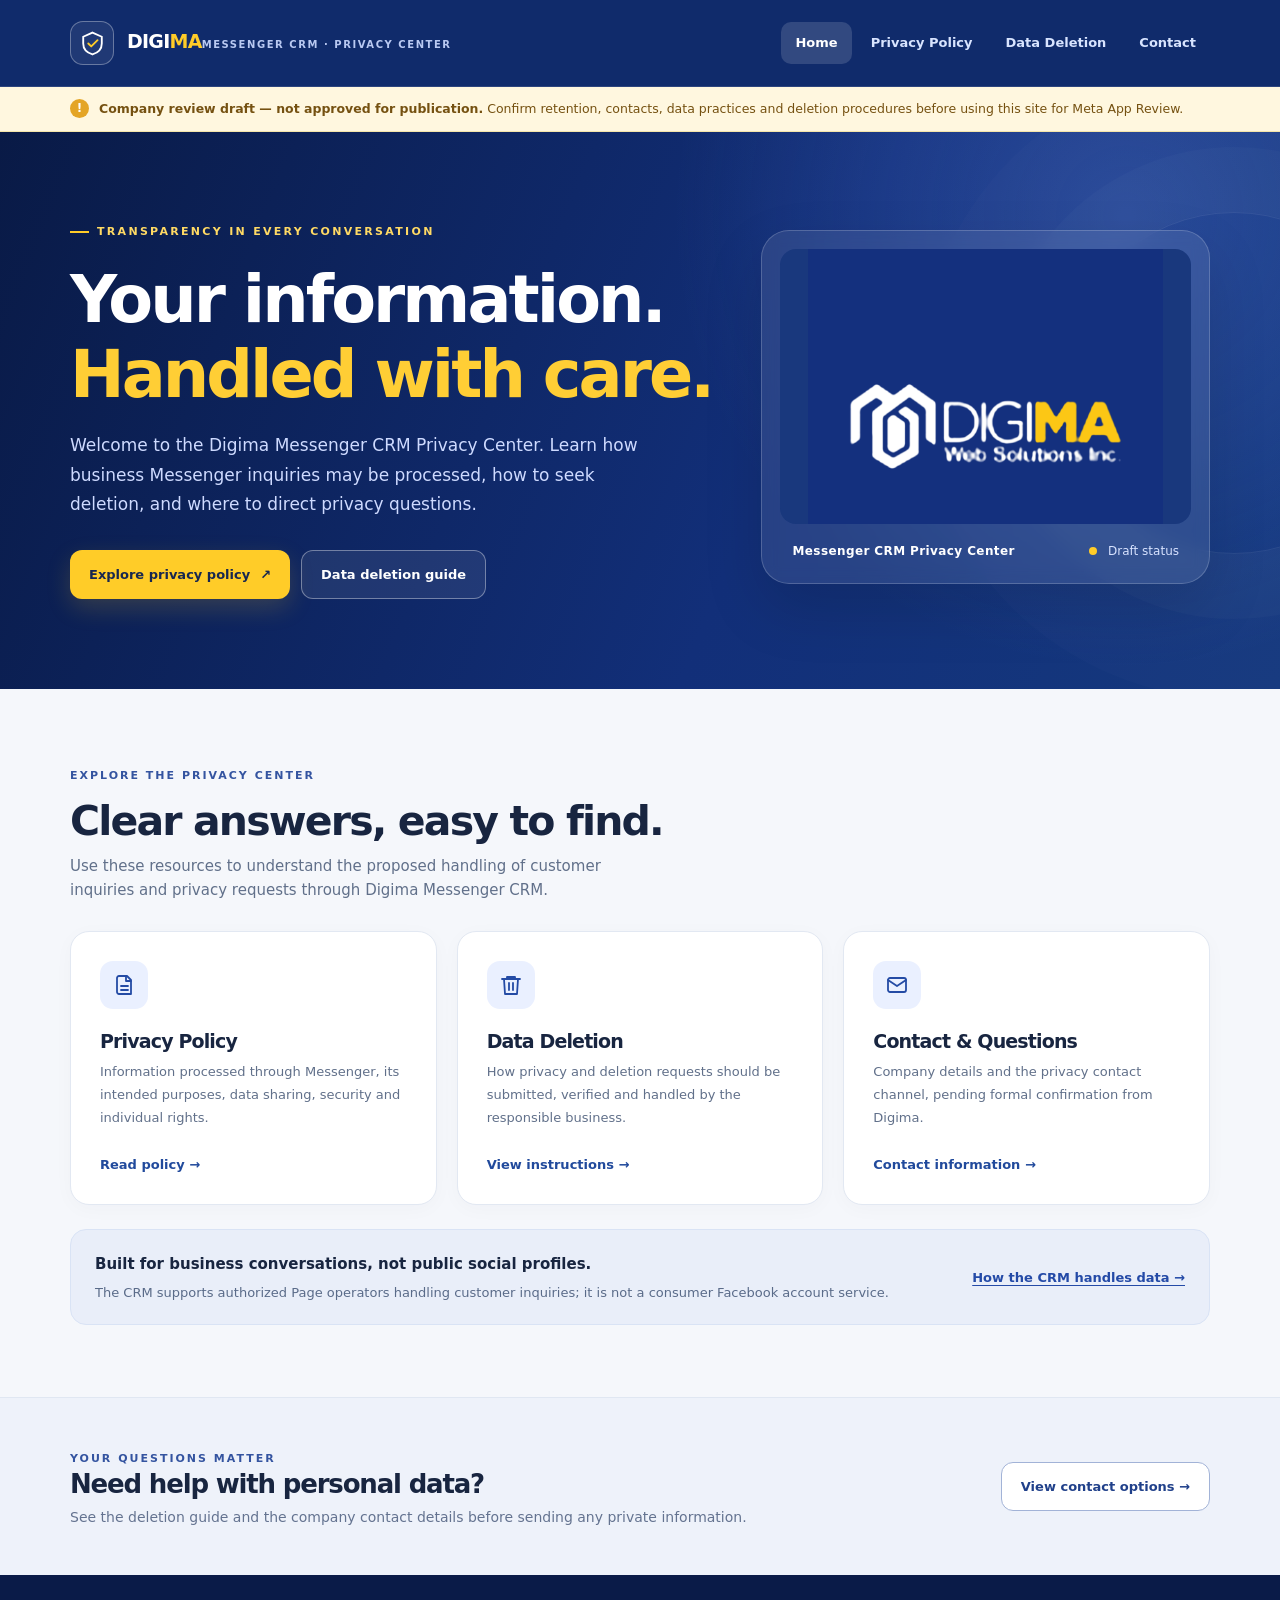
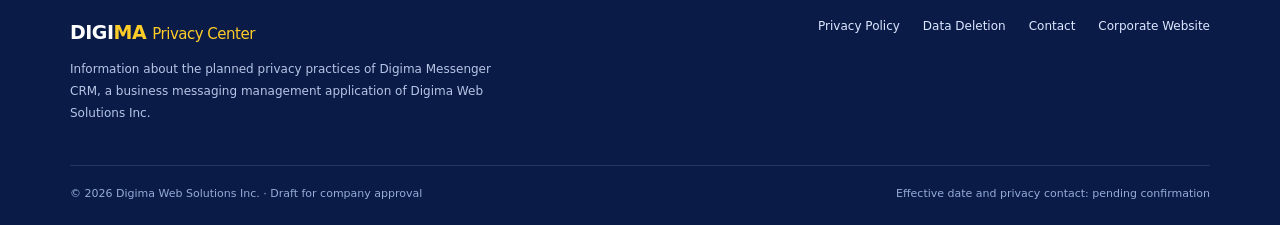
<file: index.html>
<!doctype html>
<html lang="en">
<head>
<meta charset="utf-8">
<meta name="viewport" content="width=device-width,initial-scale=1">
<meta name="theme-color" content="#112a68">
<meta name="description" content="Privacy information, customer data handling and deletion instructions for Digima Messenger CRM.">
<title>Home | Digima Messenger CRM Privacy Center</title>
<link rel="icon" href="/assets/digima-logo.png" type="image/png">
<link rel="stylesheet" href="/assets/styles.css">
</head>
<body>
<a class="skip-link" href="#main">Skip to content</a>
<header class="site-header"><div class="container header-inner">
<a class="brand" href="/" aria-label="Digima Messenger CRM Privacy Center home"><span class="brand-emblem"><svg aria-hidden="true" viewBox="0 0 32 32" fill="none" xmlns="http://www.w3.org/2000/svg"><path d="M16 3 27 8v8c0 7-4.5 11-11 13C9.5 27 5 23 5 16V8L16 3Z" stroke="currentColor" stroke-width="2.2"/><path d="m11 16 3.5 3.5L22 12" stroke="#ffcc28" stroke-width="2.2" stroke-linecap="round" stroke-linejoin="round"/></svg></span><span><span class="brand-name">DIGI<span>MA</span></span><span class="brand-subtitle">Messenger CRM · Privacy Center</span></span></a>
<nav class="nav" aria-label="Main navigation"><a href="/" aria-current="page">Home</a><a href="/privacy-policy/">Privacy Policy</a><a href="/data-deletion/">Data Deletion</a><a href="/contact/">Contact</a></nav>
</div></header>
<div class="draft-notice" role="status"><div class="container draft-inner"><span class="notice-dot">!</span><div><strong>Company review draft — not approved for publication.</strong> Confirm retention, contacts, data practices and deletion procedures before using this site for Meta App Review.</div></div></div>
<main id="main"><section class="hero"><div class="container hero-inner"><div><span class="eyebrow">Transparency in every conversation</span><h1>Your information.<br><em>Handled with care.</em></h1><p class="hero-copy">Welcome to the Digima Messenger CRM Privacy Center. Learn how business Messenger inquiries may be processed, how to seek deletion, and where to direct privacy questions.</p><div class="hero-actions"><a class="btn btn-primary" href="/privacy-policy/">Explore privacy policy <span aria-hidden="true">↗</span></a><a class="btn btn-ghost" href="/data-deletion/">Data deletion guide</a></div></div><div class="hero-panel"><div class="logo-showcase"><img src="/assets/digima-logo.png" width="1024" height="1024" alt="Digima Web Solutions Inc. official brand logo"></div><div class="panel-footer"><strong>Messenger CRM Privacy Center</strong><span><i class="small-indicator"></i> Draft status</span></div></div></div></section>
<section class="section"><div class="container"><div class="section-top"><div><span class="kicker">Explore the privacy center</span><h2>Clear answers, easy to find.</h2><p class="section-description">Use these resources to understand the proposed handling of customer inquiries and privacy requests through Digima Messenger CRM.</p></div></div><div class="card-grid"><article class="card"><div class="card-icon"><svg viewBox="0 0 24 24" fill="none" stroke="currentColor" stroke-width="1.8" stroke-linejoin="round" stroke-linecap="round"><path d="M7 3h8l4 4v14H7a2 2 0 0 1-2-2V5a2 2 0 0 1 2-2Z"/><path d="M14 3v5h5M9 13h7M9 17h7"/></svg></div><h3>Privacy Policy</h3><p>Information processed through Messenger, its intended purposes, data sharing, security and individual rights.</p><a href="/privacy-policy/">Read policy <span aria-hidden="true">→</span></a></article><article class="card"><div class="card-icon"><svg viewBox="0 0 24 24" fill="none" stroke="currentColor" stroke-width="1.8" stroke-linejoin="round" stroke-linecap="round"><path d="M3 6h18M8 6V4h8v2m3 0-1 15H6L5 6M10 10v7m4-7v7"/></svg></div><h3>Data Deletion</h3><p>How privacy and deletion requests should be submitted, verified and handled by the responsible business.</p><a href="/data-deletion/">View instructions <span aria-hidden="true">→</span></a></article><article class="card"><div class="card-icon"><svg viewBox="0 0 24 24" fill="none" stroke="currentColor" stroke-width="1.8" stroke-linecap="round" stroke-linejoin="round"><rect x="3" y="5" width="18" height="14" rx="2"/><path d="m3 7 9 6 9-6"/></svg></div><h3>Contact &amp; Questions</h3><p>Company details and the privacy contact channel, pending formal confirmation from Digima.</p><a href="/contact/">Contact information <span aria-hidden="true">→</span></a></article></div><div class="info-strip"><div><strong>Built for business conversations, not public social profiles.</strong><p>The CRM supports authorized Page operators handling customer inquiries; it is not a consumer Facebook account service.</p></div><a href="/privacy-policy/">How the CRM handles data →</a></div></div></section>
<section class="home-bottom"><div class="container home-bottom-inner"><div><span class="kicker">Your questions matter</span><h2>Need help with personal data?</h2><p>See the deletion guide and the company contact details before sending any private information.</p></div><a class="btn btn-outline" href="/contact/">View contact options →</a></div></section></main>
<footer class="foot"><div class="container"><div class="foot-top"><div><div class="foot-title">DIGI<span>MA</span> <span class="muted" style="font-weight:500;font-size:15px">Privacy Center</span></div><p>Information about the planned privacy practices of Digima Messenger CRM, a business messaging management application of Digima Web Solutions Inc.</p></div><div class="foot-links"><a href="/privacy-policy/">Privacy Policy</a><a href="/data-deletion/">Data Deletion</a><a href="/contact/">Contact</a><a href="https://digimaweb.solutions/" rel="noopener noreferrer" target="_blank">Corporate Website</a></div></div><div class="foot-bottom"><span>© 2026 Digima Web Solutions Inc. · Draft for company approval</span><span>Effective date and privacy contact: pending confirmation</span></div></div></footer>
</body>
</html>
</file>
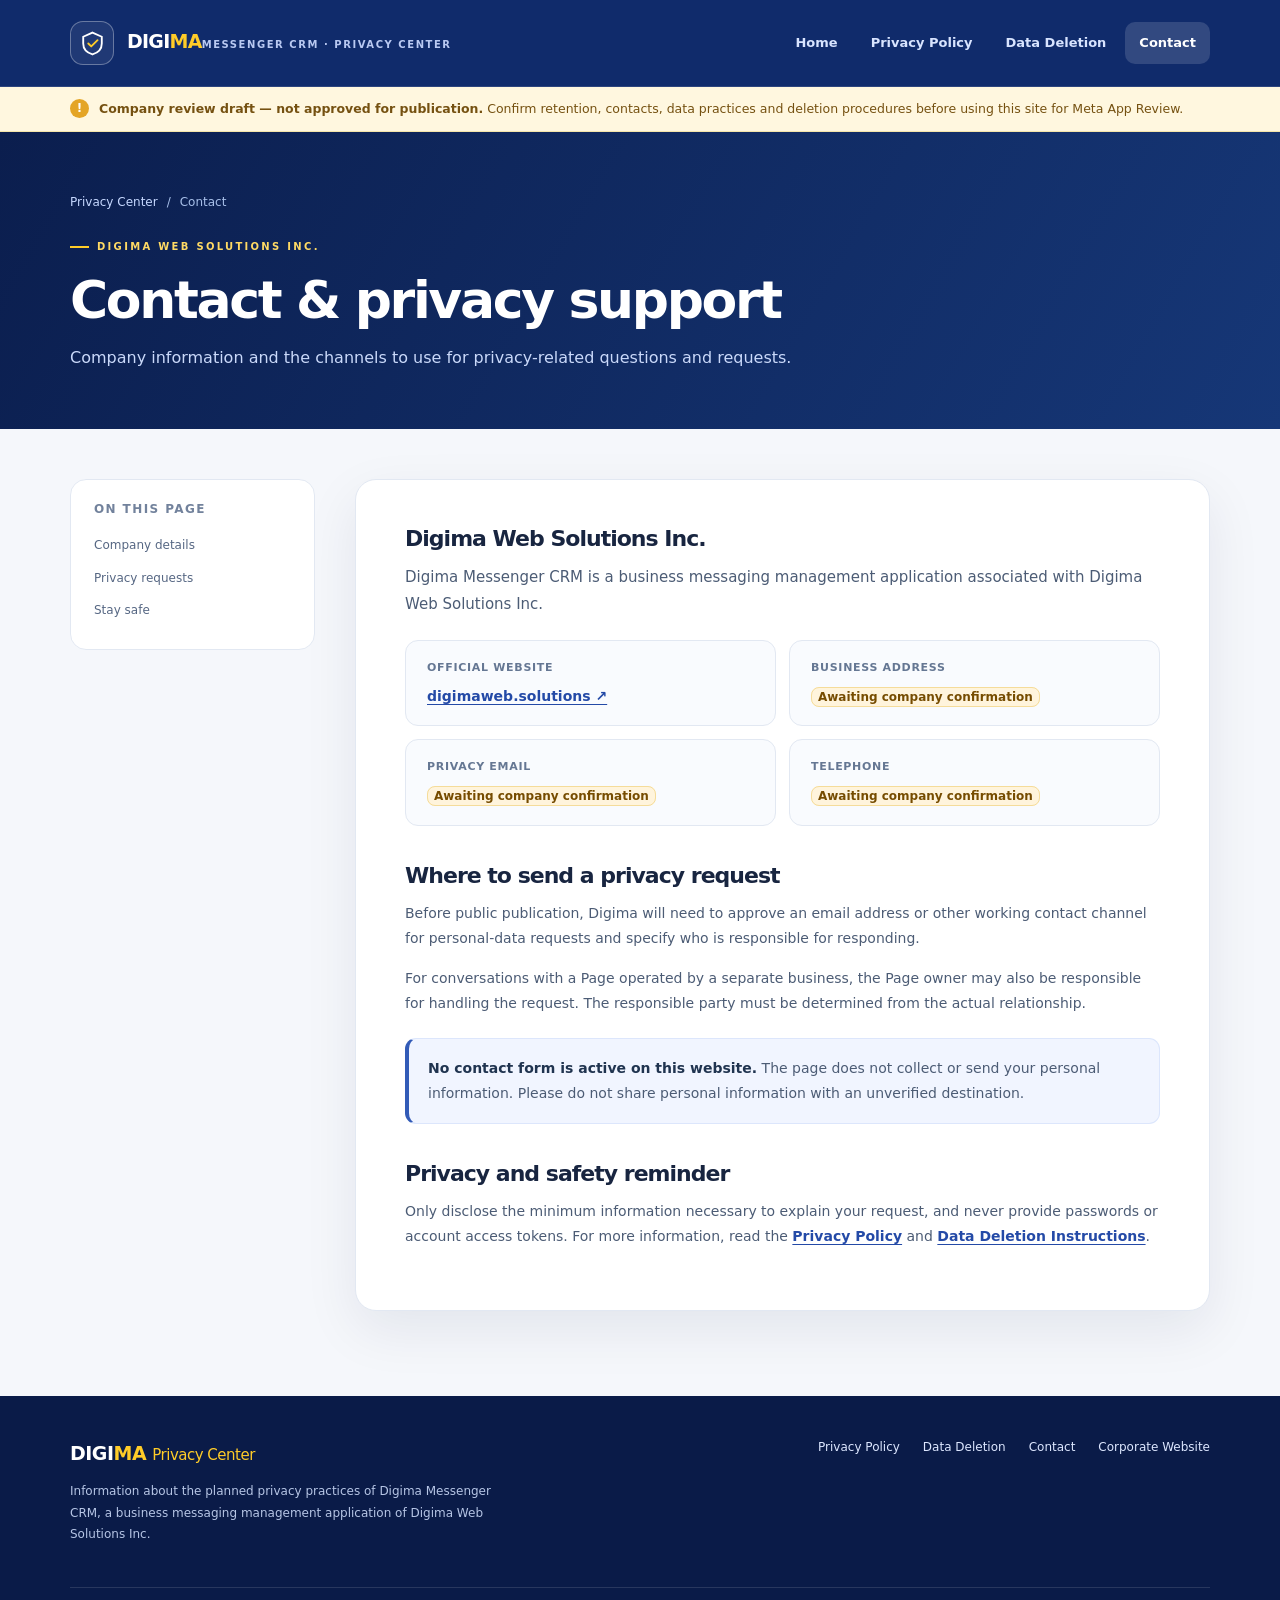
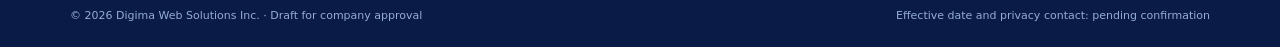
<file: contact/index.html>
<!doctype html>
<html lang="en">
<head>
<meta charset="utf-8">
<meta name="viewport" content="width=device-width,initial-scale=1">
<meta name="theme-color" content="#112a68">
<meta name="description" content="Contact information and privacy request channels for Digima Messenger CRM.">
<title>Contact | Digima Messenger CRM Privacy Center</title>
<link rel="icon" href="/assets/digima-logo.png" type="image/png">
<link rel="stylesheet" href="/assets/styles.css">
</head>
<body>
<a class="skip-link" href="#main">Skip to content</a>
<header class="site-header"><div class="container header-inner">
<a class="brand" href="/" aria-label="Digima Messenger CRM Privacy Center home"><span class="brand-emblem"><svg aria-hidden="true" viewBox="0 0 32 32" fill="none" xmlns="http://www.w3.org/2000/svg"><path d="M16 3 27 8v8c0 7-4.5 11-11 13C9.5 27 5 23 5 16V8L16 3Z" stroke="currentColor" stroke-width="2.2"/><path d="m11 16 3.5 3.5L22 12" stroke="#ffcc28" stroke-width="2.2" stroke-linecap="round" stroke-linejoin="round"/></svg></span><span><span class="brand-name">DIGI<span>MA</span></span><span class="brand-subtitle">Messenger CRM · Privacy Center</span></span></a>
<nav class="nav" aria-label="Main navigation"><a href="/">Home</a><a href="/privacy-policy/">Privacy Policy</a><a href="/data-deletion/">Data Deletion</a><a href="/contact/" aria-current="page">Contact</a></nav>
</div></header>
<div class="draft-notice" role="status"><div class="container draft-inner"><span class="notice-dot">!</span><div><strong>Company review draft — not approved for publication.</strong> Confirm retention, contacts, data practices and deletion procedures before using this site for Meta App Review.</div></div></div>
<main id="main"><section class="page-hero"><div class="container"><div class="breadcrumb"><a href="/">Privacy Center</a><span aria-hidden="true">/</span><span>Contact</span></div><span class="eyebrow">DIGIMA WEB SOLUTIONS INC.</span><h1>Contact &amp; privacy support</h1><p>Company information and the channels to use for privacy-related questions and requests.</p></div></section>
<div class="container content-wrap"><aside class="toc" aria-label="On this page"><h2>On this page</h2><a href="#details">Company details</a><a href="#privacy-contact">Privacy requests</a><a href="#reminder">Stay safe</a></aside><article class="article"><h2 id="details">Digima Web Solutions Inc.</h2><p class="intro">Digima Messenger CRM is a business messaging management application associated with Digima Web Solutions Inc.</p><div class="contact-stack"><div class="detail"><small>Official website</small><div><a href="https://digimaweb.solutions/" rel="noopener noreferrer" target="_blank">digimaweb.solutions ↗</a></div></div><div class="detail"><small>Business address</small><div><span class="pending">Awaiting company confirmation</span></div></div><div class="detail"><small>Privacy email</small><div><span class="pending">Awaiting company confirmation</span></div></div><div class="detail"><small>Telephone</small><div><span class="pending">Awaiting company confirmation</span></div></div></div><h2 id="privacy-contact">Where to send a privacy request</h2><p>Before public publication, Digima will need to approve an email address or other working contact channel for personal-data requests and specify who is responsible for responding.</p><p>For conversations with a Page operated by a separate business, the Page owner may also be responsible for handling the request. The responsible party must be determined from the actual relationship.</p><div class="note"><p><strong>No contact form is active on this website.</strong> The page does not collect or send your personal information. Please do not share personal information with an unverified destination.</p></div><h2 id="reminder">Privacy and safety reminder</h2><p>Only disclose the minimum information necessary to explain your request, and never provide passwords or account access tokens. For more information, read the <a href="/privacy-policy/">Privacy Policy</a> and <a href="/data-deletion/">Data Deletion Instructions</a>.</p></article></div></main>
<footer class="foot"><div class="container"><div class="foot-top"><div><div class="foot-title">DIGI<span>MA</span> <span class="muted" style="font-weight:500;font-size:15px">Privacy Center</span></div><p>Information about the planned privacy practices of Digima Messenger CRM, a business messaging management application of Digima Web Solutions Inc.</p></div><div class="foot-links"><a href="/privacy-policy/">Privacy Policy</a><a href="/data-deletion/">Data Deletion</a><a href="/contact/">Contact</a><a href="https://digimaweb.solutions/" rel="noopener noreferrer" target="_blank">Corporate Website</a></div></div><div class="foot-bottom"><span>© 2026 Digima Web Solutions Inc. · Draft for company approval</span><span>Effective date and privacy contact: pending confirmation</span></div></div></footer>
</body>
</html>
</file>
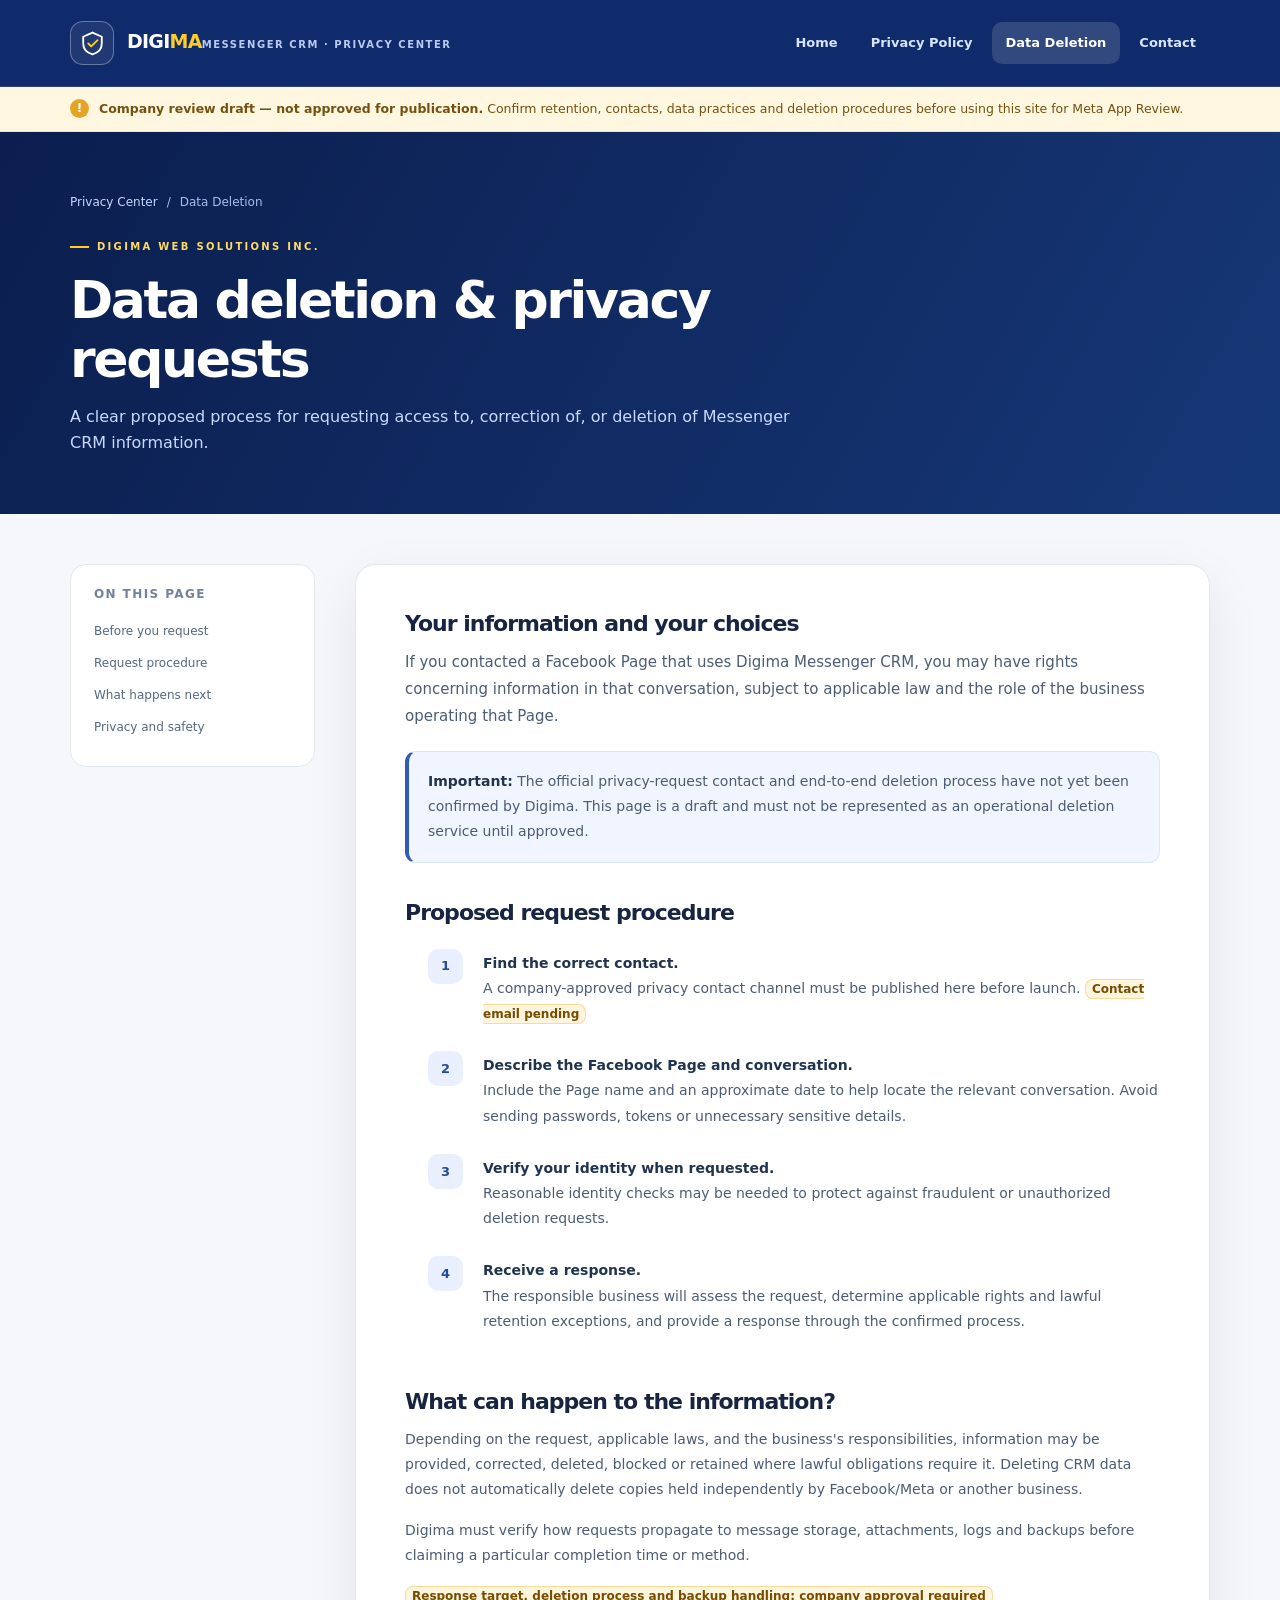
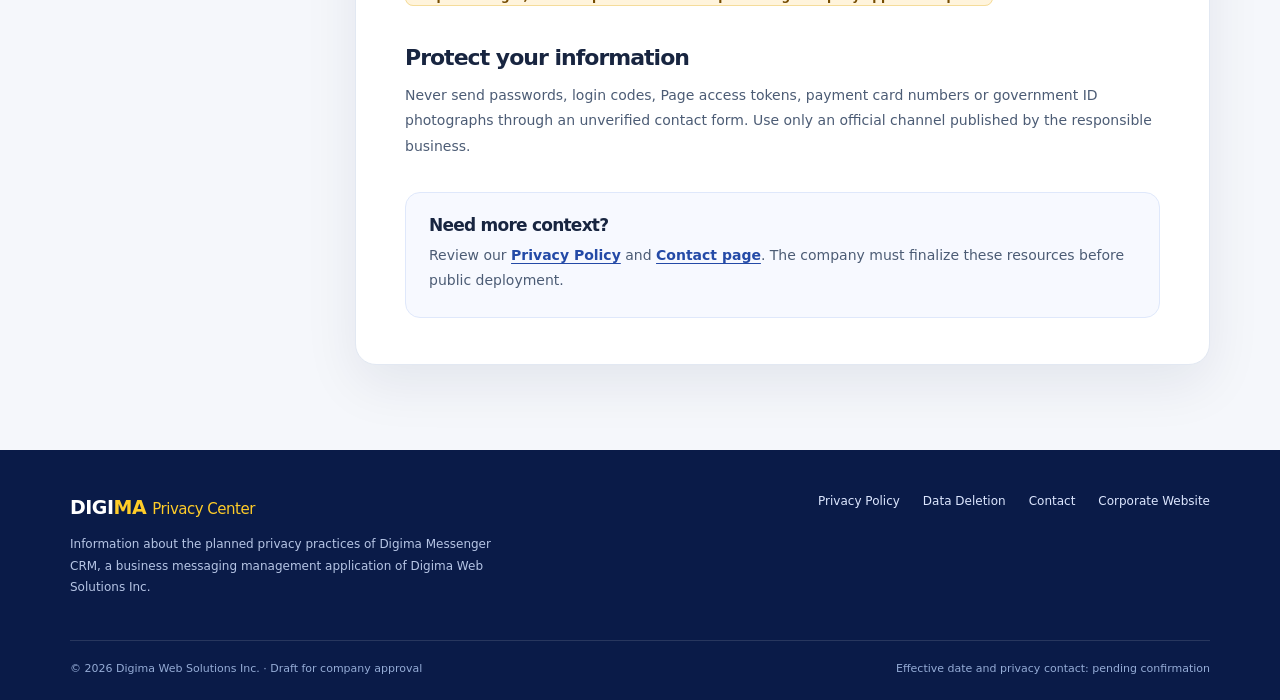
<file: data-deletion/index.html>
<!doctype html>
<html lang="en">
<head>
<meta charset="utf-8">
<meta name="viewport" content="width=device-width,initial-scale=1">
<meta name="theme-color" content="#112a68">
<meta name="description" content="Proposed instructions to request deletion, access or correction of personal information handled through Digima Messenger CRM.">
<title>Data Deletion | Digima Messenger CRM Privacy Center</title>
<link rel="icon" href="/assets/digima-logo.png" type="image/png">
<link rel="stylesheet" href="/assets/styles.css">
</head>
<body>
<a class="skip-link" href="#main">Skip to content</a>
<header class="site-header"><div class="container header-inner">
<a class="brand" href="/" aria-label="Digima Messenger CRM Privacy Center home"><span class="brand-emblem"><svg aria-hidden="true" viewBox="0 0 32 32" fill="none" xmlns="http://www.w3.org/2000/svg"><path d="M16 3 27 8v8c0 7-4.5 11-11 13C9.5 27 5 23 5 16V8L16 3Z" stroke="currentColor" stroke-width="2.2"/><path d="m11 16 3.5 3.5L22 12" stroke="#ffcc28" stroke-width="2.2" stroke-linecap="round" stroke-linejoin="round"/></svg></span><span><span class="brand-name">DIGI<span>MA</span></span><span class="brand-subtitle">Messenger CRM · Privacy Center</span></span></a>
<nav class="nav" aria-label="Main navigation"><a href="/">Home</a><a href="/privacy-policy/">Privacy Policy</a><a href="/data-deletion/" aria-current="page">Data Deletion</a><a href="/contact/">Contact</a></nav>
</div></header>
<div class="draft-notice" role="status"><div class="container draft-inner"><span class="notice-dot">!</span><div><strong>Company review draft — not approved for publication.</strong> Confirm retention, contacts, data practices and deletion procedures before using this site for Meta App Review.</div></div></div>
<main id="main"><section class="page-hero"><div class="container"><div class="breadcrumb"><a href="/">Privacy Center</a><span aria-hidden="true">/</span><span>Data Deletion</span></div><span class="eyebrow">DIGIMA WEB SOLUTIONS INC.</span><h1>Data deletion &amp; privacy requests</h1><p>A clear proposed process for requesting access to, correction of, or deletion of Messenger CRM information.</p></div></section>
<div class="container content-wrap"><aside class="toc" aria-label="On this page"><h2>On this page</h2><a href="#request">Before you request</a><a href="#steps">Request procedure</a><a href="#limits">What happens next</a><a href="#privacy">Privacy and safety</a></aside><article class="article"><h2 id="request">Your information and your choices</h2><p class="intro">If you contacted a Facebook Page that uses Digima Messenger CRM, you may have rights concerning information in that conversation, subject to applicable law and the role of the business operating that Page.</p><div class="note"><p><strong>Important:</strong> The official privacy-request contact and end-to-end deletion process have not yet been confirmed by Digima. This page is a draft and must not be represented as an operational deletion service until approved.</p></div>
<h2 id="steps">Proposed request procedure</h2><ol class="steps"><li><strong>Find the correct contact.</strong> A company-approved privacy contact channel must be published here before launch. <span class="pending">Contact email pending</span></li><li><strong>Describe the Facebook Page and conversation.</strong> Include the Page name and an approximate date to help locate the relevant conversation. Avoid sending passwords, tokens or unnecessary sensitive details.</li><li><strong>Verify your identity when requested.</strong> Reasonable identity checks may be needed to protect against fraudulent or unauthorized deletion requests.</li><li><strong>Receive a response.</strong> The responsible business will assess the request, determine applicable rights and lawful retention exceptions, and provide a response through the confirmed process.</li></ol>
<h2 id="limits">What can happen to the information?</h2><p>Depending on the request, applicable laws, and the business's responsibilities, information may be provided, corrected, deleted, blocked or retained where lawful obligations require it. Deleting CRM data does not automatically delete copies held independently by Facebook/Meta or another business.</p><p>Digima must verify how requests propagate to message storage, attachments, logs and backups before claiming a particular completion time or method.</p><p><span class="pending">Response target, deletion process and backup handling: company approval required</span></p>
<h2 id="privacy">Protect your information</h2><p>Never send passwords, login codes, Page access tokens, payment card numbers or government ID photographs through an unverified contact form. Use only an official channel published by the responsible business.</p><div class="callout"><h3>Need more context?</h3><p>Review our <a href="/privacy-policy/">Privacy Policy</a> and <a href="/contact/">Contact page</a>. The company must finalize these resources before public deployment.</p></div></article></div></main>
<footer class="foot"><div class="container"><div class="foot-top"><div><div class="foot-title">DIGI<span>MA</span> <span class="muted" style="font-weight:500;font-size:15px">Privacy Center</span></div><p>Information about the planned privacy practices of Digima Messenger CRM, a business messaging management application of Digima Web Solutions Inc.</p></div><div class="foot-links"><a href="/privacy-policy/">Privacy Policy</a><a href="/data-deletion/">Data Deletion</a><a href="/contact/">Contact</a><a href="https://digimaweb.solutions/" rel="noopener noreferrer" target="_blank">Corporate Website</a></div></div><div class="foot-bottom"><span>© 2026 Digima Web Solutions Inc. · Draft for company approval</span><span>Effective date and privacy contact: pending confirmation</span></div></div></footer>
</body>
</html>
</file>
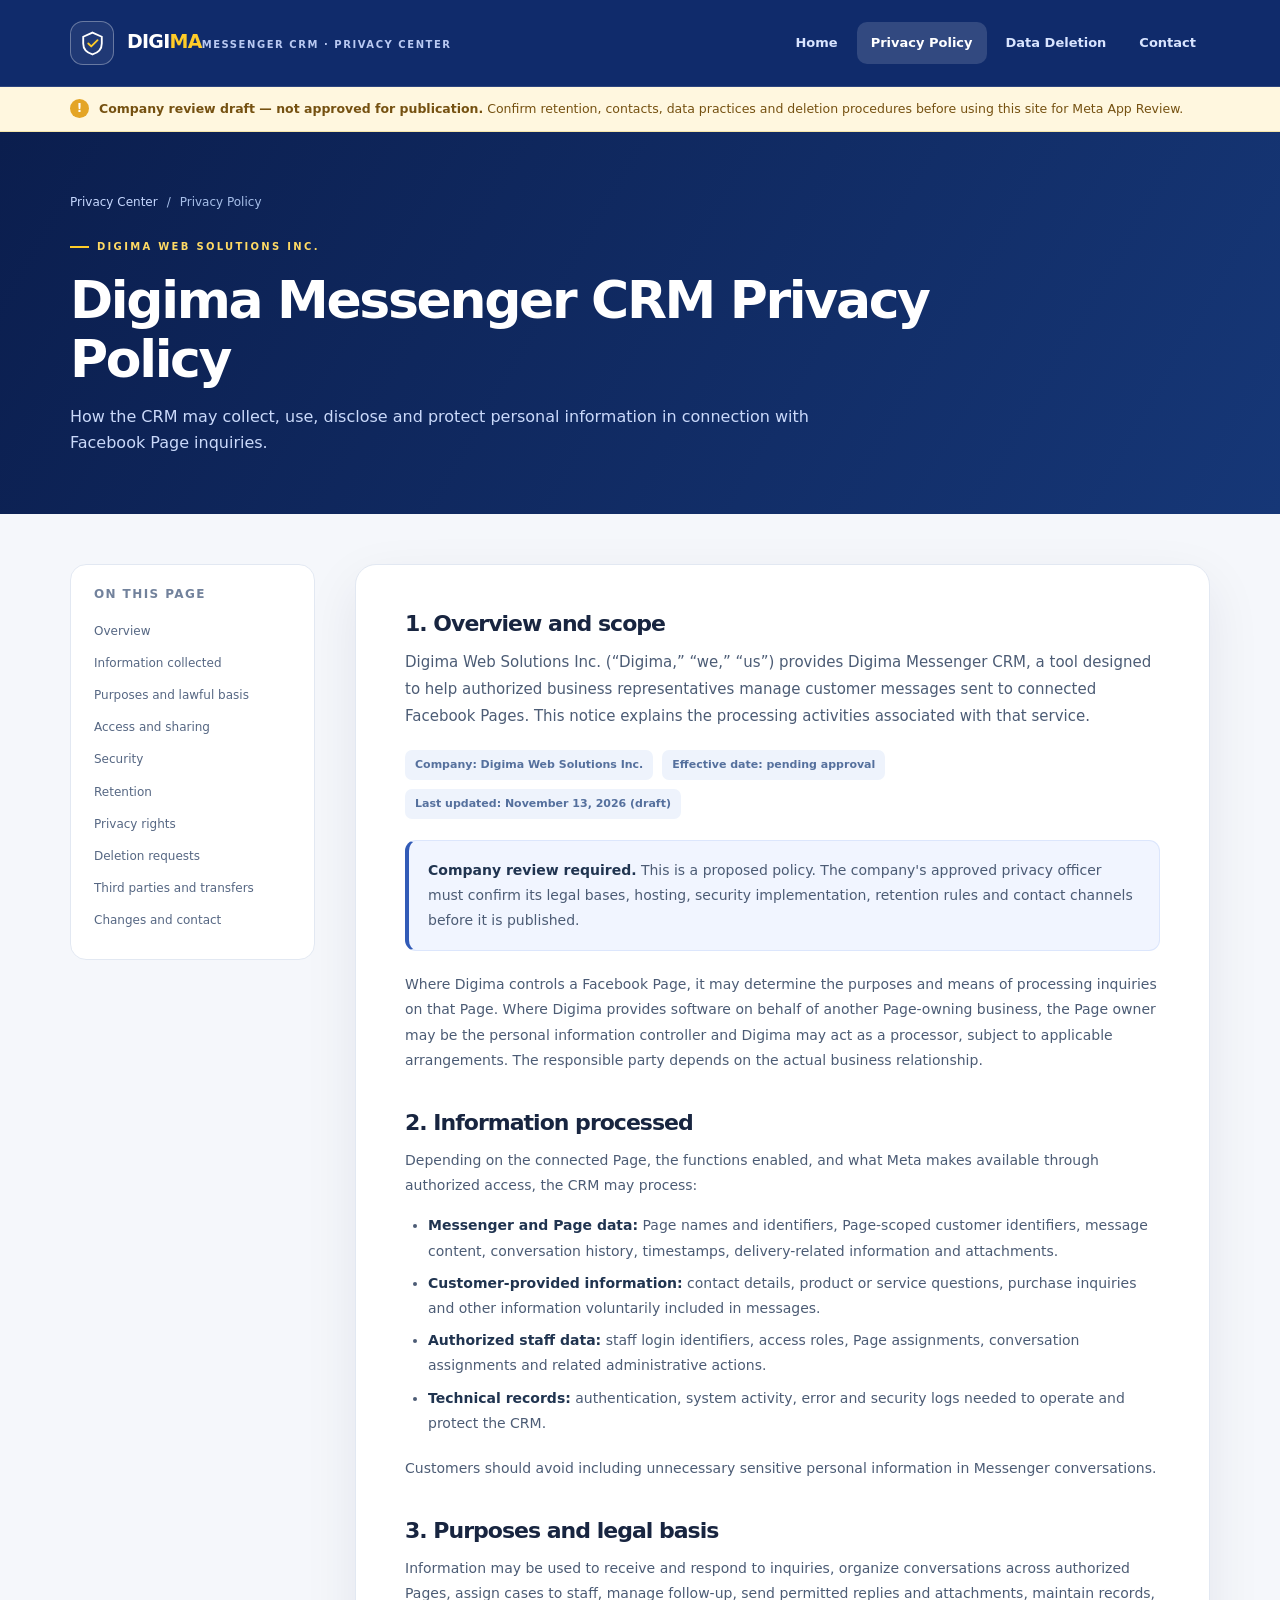
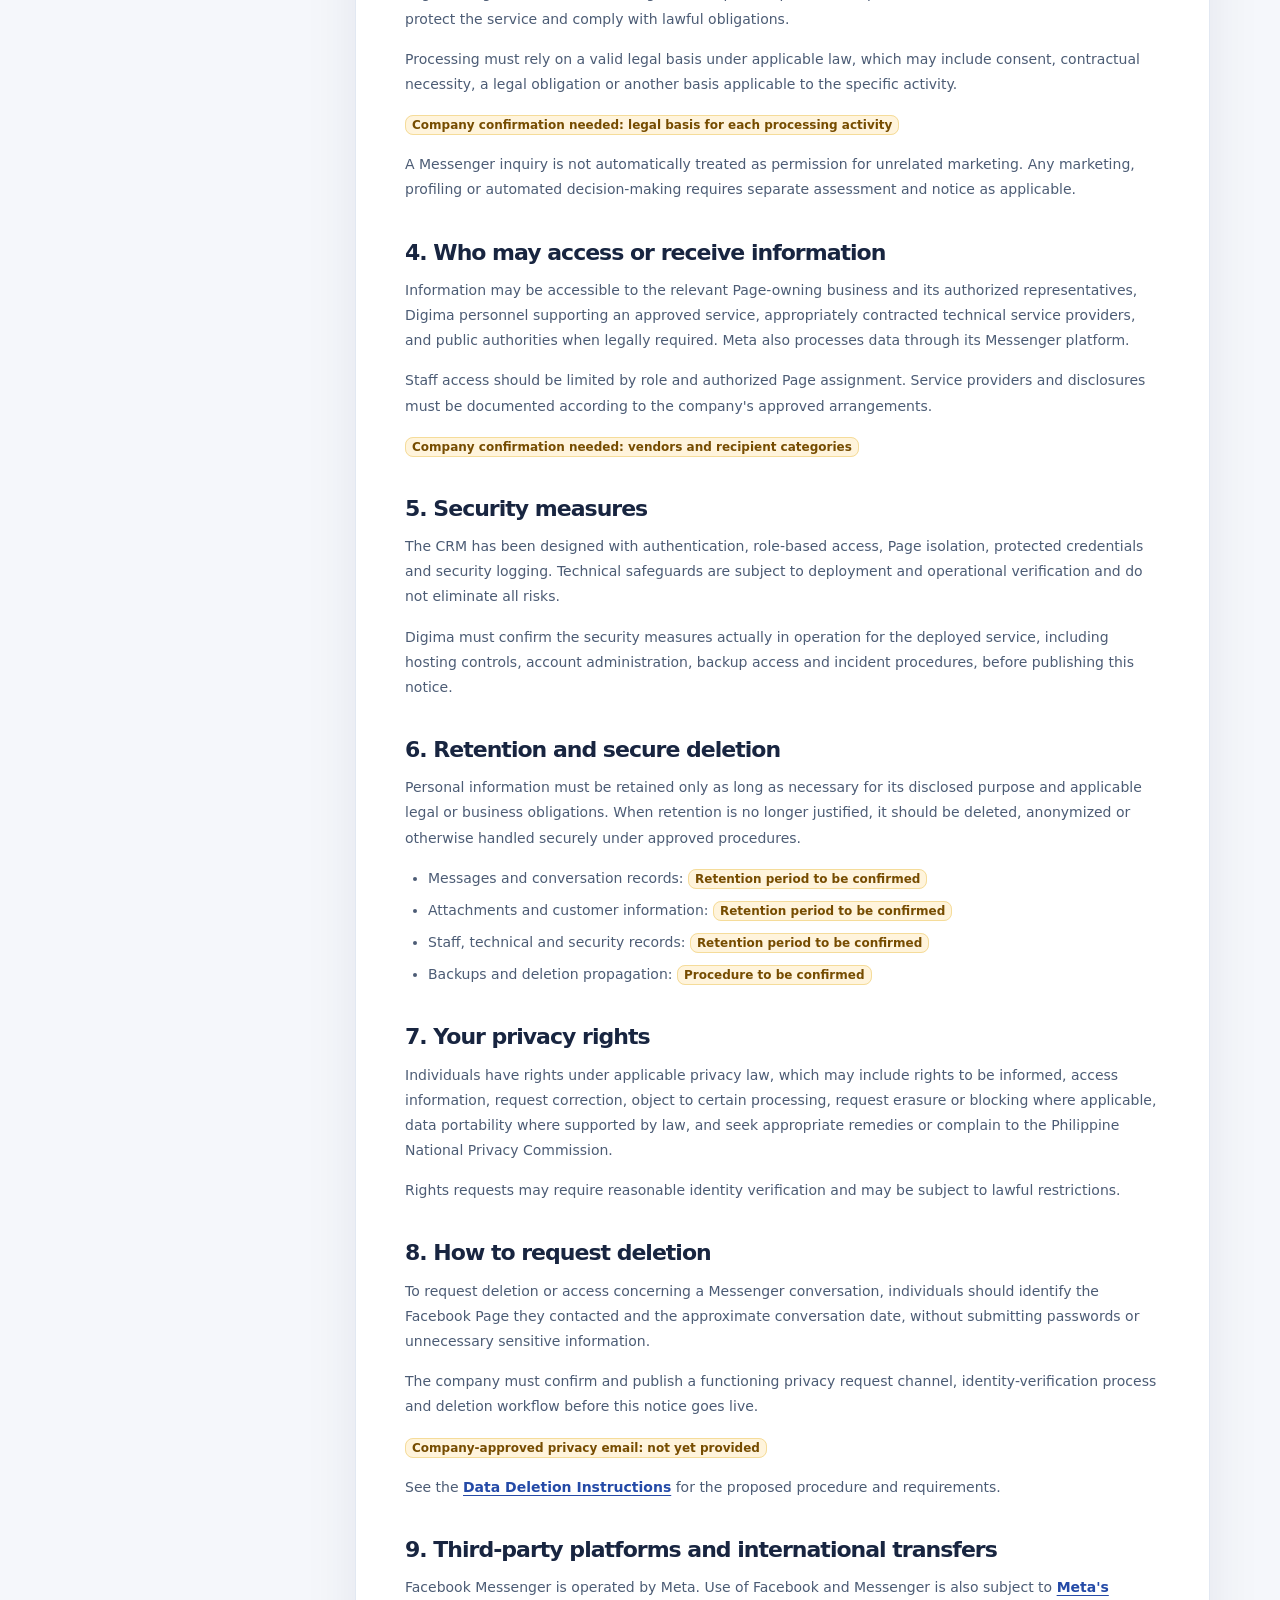
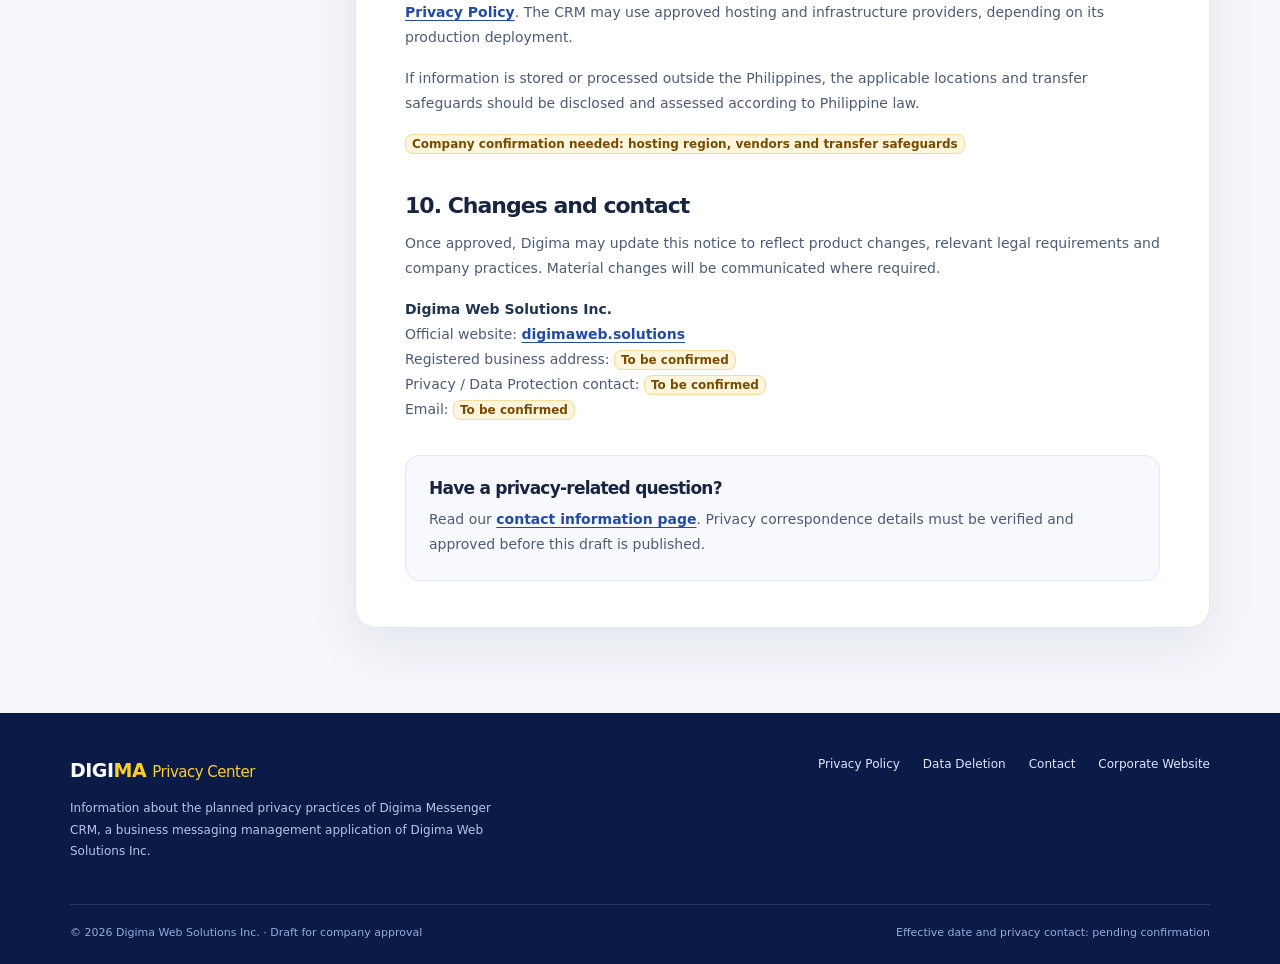
<file: privacy-policy/index.html>
<!doctype html>
<html lang="en">
<head>
<meta charset="utf-8">
<meta name="viewport" content="width=device-width,initial-scale=1">
<meta name="theme-color" content="#112a68">
<meta name="description" content="How Digima Messenger CRM may handle Messenger customer information, user rights, security, retention and deletion.">
<title>Privacy Policy | Digima Messenger CRM Privacy Center</title>
<link rel="icon" href="/assets/digima-logo.png" type="image/png">
<link rel="stylesheet" href="/assets/styles.css">
</head>
<body>
<a class="skip-link" href="#main">Skip to content</a>
<header class="site-header"><div class="container header-inner">
<a class="brand" href="/" aria-label="Digima Messenger CRM Privacy Center home"><span class="brand-emblem"><svg aria-hidden="true" viewBox="0 0 32 32" fill="none" xmlns="http://www.w3.org/2000/svg"><path d="M16 3 27 8v8c0 7-4.5 11-11 13C9.5 27 5 23 5 16V8L16 3Z" stroke="currentColor" stroke-width="2.2"/><path d="m11 16 3.5 3.5L22 12" stroke="#ffcc28" stroke-width="2.2" stroke-linecap="round" stroke-linejoin="round"/></svg></span><span><span class="brand-name">DIGI<span>MA</span></span><span class="brand-subtitle">Messenger CRM · Privacy Center</span></span></a>
<nav class="nav" aria-label="Main navigation"><a href="/">Home</a><a href="/privacy-policy/" aria-current="page">Privacy Policy</a><a href="/data-deletion/">Data Deletion</a><a href="/contact/">Contact</a></nav>
</div></header>
<div class="draft-notice" role="status"><div class="container draft-inner"><span class="notice-dot">!</span><div><strong>Company review draft — not approved for publication.</strong> Confirm retention, contacts, data practices and deletion procedures before using this site for Meta App Review.</div></div></div>
<main id="main"><section class="page-hero"><div class="container"><div class="breadcrumb"><a href="/">Privacy Center</a><span aria-hidden="true">/</span><span>Privacy Policy</span></div><span class="eyebrow">DIGIMA WEB SOLUTIONS INC.</span><h1>Digima Messenger CRM Privacy Policy</h1><p>How the CRM may collect, use, disclose and protect personal information in connection with Facebook Page inquiries.</p></div></section>
<div class="container content-wrap"><aside class="toc" aria-label="On this page"><h2>On this page</h2><a href="#overview">Overview</a><a href="#information">Information collected</a><a href="#purpose">Purposes and lawful basis</a><a href="#access">Access and sharing</a><a href="#security">Security</a><a href="#retention">Retention</a><a href="#rights">Privacy rights</a><a href="#deletion">Deletion requests</a><a href="#transfers">Third parties and transfers</a><a href="#updates">Changes and contact</a></aside><article class="article"><h2 id="overview">1. Overview and scope</h2><p class="intro">Digima Web Solutions Inc. (“Digima,” “we,” “us”) provides Digima Messenger CRM, a tool designed to help authorized business representatives manage customer messages sent to connected Facebook Pages. This notice explains the processing activities associated with that service.</p><div class="meta-row"><span class="meta-tag">Company: Digima Web Solutions Inc.</span><span class="meta-tag">Effective date: pending approval</span><span class="meta-tag">Last updated: November 13, 2026 (draft)</span></div><div class="note"><p><strong>Company review required.</strong> This is a proposed policy. The company's approved privacy officer must confirm its legal bases, hosting, security implementation, retention rules and contact channels before it is published.</p></div><p>Where Digima controls a Facebook Page, it may determine the purposes and means of processing inquiries on that Page. Where Digima provides software on behalf of another Page-owning business, the Page owner may be the personal information controller and Digima may act as a processor, subject to applicable arrangements. The responsible party depends on the actual business relationship.</p>
<h2 id="information">2. Information processed</h2><p>Depending on the connected Page, the functions enabled, and what Meta makes available through authorized access, the CRM may process:</p><ul><li><strong>Messenger and Page data:</strong> Page names and identifiers, Page-scoped customer identifiers, message content, conversation history, timestamps, delivery-related information and attachments.</li><li><strong>Customer-provided information:</strong> contact details, product or service questions, purchase inquiries and other information voluntarily included in messages.</li><li><strong>Authorized staff data:</strong> staff login identifiers, access roles, Page assignments, conversation assignments and related administrative actions.</li><li><strong>Technical records:</strong> authentication, system activity, error and security logs needed to operate and protect the CRM.</li></ul><p>Customers should avoid including unnecessary sensitive personal information in Messenger conversations.</p>
<h2 id="purpose">3. Purposes and legal basis</h2><p>Information may be used to receive and respond to inquiries, organize conversations across authorized Pages, assign cases to staff, manage follow-up, send permitted replies and attachments, maintain records, protect the service and comply with lawful obligations.</p><p>Processing must rely on a valid legal basis under applicable law, which may include consent, contractual necessity, a legal obligation or another basis applicable to the specific activity.</p><p><span class="pending">Company confirmation needed: legal basis for each processing activity</span></p><p>A Messenger inquiry is not automatically treated as permission for unrelated marketing. Any marketing, profiling or automated decision-making requires separate assessment and notice as applicable.</p>
<h2 id="access">4. Who may access or receive information</h2><p>Information may be accessible to the relevant Page-owning business and its authorized representatives, Digima personnel supporting an approved service, appropriately contracted technical service providers, and public authorities when legally required. Meta also processes data through its Messenger platform.</p><p>Staff access should be limited by role and authorized Page assignment. Service providers and disclosures must be documented according to the company's approved arrangements.</p><p><span class="pending">Company confirmation needed: vendors and recipient categories</span></p>
<h2 id="security">5. Security measures</h2><p>The CRM has been designed with authentication, role-based access, Page isolation, protected credentials and security logging. Technical safeguards are subject to deployment and operational verification and do not eliminate all risks.</p><p>Digima must confirm the security measures actually in operation for the deployed service, including hosting controls, account administration, backup access and incident procedures, before publishing this notice.</p>
<h2 id="retention">6. Retention and secure deletion</h2><p>Personal information must be retained only as long as necessary for its disclosed purpose and applicable legal or business obligations. When retention is no longer justified, it should be deleted, anonymized or otherwise handled securely under approved procedures.</p><ul><li>Messages and conversation records: <span class="pending">Retention period to be confirmed</span></li><li>Attachments and customer information: <span class="pending">Retention period to be confirmed</span></li><li>Staff, technical and security records: <span class="pending">Retention period to be confirmed</span></li><li>Backups and deletion propagation: <span class="pending">Procedure to be confirmed</span></li></ul>
<h2 id="rights">7. Your privacy rights</h2><p>Individuals have rights under applicable privacy law, which may include rights to be informed, access information, request correction, object to certain processing, request erasure or blocking where applicable, data portability where supported by law, and seek appropriate remedies or complain to the Philippine National Privacy Commission.</p><p>Rights requests may require reasonable identity verification and may be subject to lawful restrictions.</p>
<h2 id="deletion">8. How to request deletion</h2><p>To request deletion or access concerning a Messenger conversation, individuals should identify the Facebook Page they contacted and the approximate conversation date, without submitting passwords or unnecessary sensitive information.</p><p>The company must confirm and publish a functioning privacy request channel, identity-verification process and deletion workflow before this notice goes live.</p><p><span class="pending">Company-approved privacy email: not yet provided</span></p><p>See the <a href="/data-deletion/">Data Deletion Instructions</a> for the proposed procedure and requirements.</p>
<h2 id="transfers">9. Third-party platforms and international transfers</h2><p>Facebook Messenger is operated by Meta. Use of Facebook and Messenger is also subject to <a href="https://www.facebook.com/privacy/policy/" target="_blank" rel="noopener noreferrer">Meta's Privacy Policy</a>. The CRM may use approved hosting and infrastructure providers, depending on its production deployment.</p><p>If information is stored or processed outside the Philippines, the applicable locations and transfer safeguards should be disclosed and assessed according to Philippine law.</p><p><span class="pending">Company confirmation needed: hosting region, vendors and transfer safeguards</span></p>
<h2 id="updates">10. Changes and contact</h2><p>Once approved, Digima may update this notice to reflect product changes, relevant legal requirements and company practices. Material changes will be communicated where required.</p><p><strong>Digima Web Solutions Inc.</strong><br>Official website: <a href="https://digimaweb.solutions/" rel="noopener noreferrer" target="_blank">digimaweb.solutions</a><br>Registered business address: <span class="pending">To be confirmed</span><br>Privacy / Data Protection contact: <span class="pending">To be confirmed</span><br>Email: <span class="pending">To be confirmed</span></p><div class="callout"><h3>Have a privacy-related question?</h3><p>Read our <a href="/contact/">contact information page</a>. Privacy correspondence details must be verified and approved before this draft is published.</p></div></article></div></main>
<footer class="foot"><div class="container"><div class="foot-top"><div><div class="foot-title">DIGI<span>MA</span> <span class="muted" style="font-weight:500;font-size:15px">Privacy Center</span></div><p>Information about the planned privacy practices of Digima Messenger CRM, a business messaging management application of Digima Web Solutions Inc.</p></div><div class="foot-links"><a href="/privacy-policy/">Privacy Policy</a><a href="/data-deletion/">Data Deletion</a><a href="/contact/">Contact</a><a href="https://digimaweb.solutions/" rel="noopener noreferrer" target="_blank">Corporate Website</a></div></div><div class="foot-bottom"><span>© 2026 Digima Web Solutions Inc. · Draft for company approval</span><span>Effective date and privacy contact: pending confirmation</span></div></div></footer>
</body>
</html>
</file>
<file: assets/styles.css>
/* Digima Messenger CRM Privacy Center — standalone static website */
:root{--navy:#112a68;--deep:#0a1942;--blue:#204499;--yellow:#ffcc28;--ink:#182540;--muted:#61708a;--page:#f5f7fb;--white:#fff;--stroke:#e2e8f2;--pill:#f2f5fa;--warn:#7a4a00;--warnbg:#fff7df;--radius:22px;--shadow:0 19px 54px rgba(10,28,66,.08)}
*{box-sizing:border-box}html{scroll-behavior:smooth}body{margin:0;color:var(--ink);background:var(--page);font-family:Inter,ui-sans-serif,system-ui,-apple-system,BlinkMacSystemFont,"Segoe UI",Arial,sans-serif;line-height:1.62;-webkit-font-smoothing:antialiased}a{color:#244aa7;text-underline-offset:3px}a:hover{text-decoration-thickness:2px}button,input{font:inherit}::selection{background:#ffdf70;color:#11274c}.skip-link{position:absolute;left:10px;top:-80px;background:#fff;color:#112a68;padding:9px 14px;border-radius:10px;z-index:100}.skip-link:focus{top:10px}.container{width:min(1140px,calc(100% - 48px));margin:0 auto}.site-header{background:#102b6b;color:#fff;position:relative;z-index:5;border-bottom:1px solid rgba(255,255,255,.12)}.header-inner{min-height:86px;display:flex;align-items:center;justify-content:space-between;gap:24px}.brand{display:flex;gap:13px;align-items:center;color:#fff;text-decoration:none}.brand-emblem{height:44px;width:44px;border:1px solid rgba(255,255,255,.32);border-radius:13px;background:rgba(255,255,255,.07);display:grid;place-items:center}.brand-emblem svg{width:27px;height:27px}.brand-name{font-size:19px;font-weight:830;letter-spacing:-.75px;line-height:1}.brand-name span{color:var(--yellow)}.brand-subtitle{margin-top:5px;color:#b9c9f2;font-size:10px;font-weight:690;letter-spacing:1.55px;text-transform:uppercase}.nav{display:flex;align-items:center;gap:5px;flex-wrap:wrap}.nav a{display:inline-flex;padding:10px 14px;color:#d8e4ff;text-decoration:none;font-size:13px;font-weight:650;border-radius:10px;transition:.2s ease}.nav a:hover,.nav a[aria-current=page]{background:rgba(255,255,255,.14);color:#fff}.draft-notice{background:var(--warnbg);border-bottom:1px solid #f4e5aa}.draft-inner{padding:12px 0;display:flex;gap:10px;align-items:flex-start;color:#755111;font-size:12.5px}.draft-inner strong{font-weight:790}.notice-dot{background:#e4a526;color:#fff;border-radius:50%;height:19px;min-width:19px;display:grid;place-items:center;font-size:12px;font-weight:800;line-height:1.1}.hero{background:radial-gradient(circle at 88% 15%,rgba(83,119,214,.34),transparent 37%),linear-gradient(112deg,#091a46 0%,#122f79 60%,#15397e 100%);position:relative;overflow:hidden;color:#fff}.hero::after{content:"";position:absolute;width:340px;height:340px;border:1px solid rgba(255,255,255,.08);border-radius:50%;right:-125px;top:80px;box-shadow:0 0 0 65px rgba(255,255,255,.018),0 0 0 145px rgba(255,255,255,.012);pointer-events:none}.hero-inner{padding:83px 0 90px;display:grid;grid-template-columns:1.18fr .82fr;align-items:center;gap:46px;position:relative;z-index:2}.eyebrow{display:inline-flex;align-items:center;gap:8px;text-transform:uppercase;letter-spacing:2.3px;font-size:11px;color:#ffda64;font-weight:790}.eyebrow::before{content:"";width:19px;height:2px;background:var(--yellow)}h1,h2,h3{letter-spacing:-.045em;line-height:1.14}h1{font-size:clamp(41px,5.1vw,69px);margin:21px 0 20px;font-weight:830}h1 em{font-style:normal;color:#ffce35}.hero-copy{max-width:590px;color:#cedaff;font-size:17px;line-height:1.75;margin:0 0 30px}.hero-actions{display:flex;gap:11px;flex-wrap:wrap}.btn{display:inline-flex;align-items:center;justify-content:center;gap:10px;font-size:13px;font-weight:780;text-decoration:none;border-radius:12px;padding:13px 19px;transition:transform .18s,background .18s,box-shadow .18s}.btn:hover{transform:translateY(-2px);text-decoration:none}.btn-primary{background:var(--yellow);color:#172750;box-shadow:0 9px 25px rgba(255,201,31,.17)}.btn-primary:hover{background:#ffe17f}.btn-ghost{border:1px solid rgba(255,255,255,.37);color:#fff;background:rgba(255,255,255,.08)}.btn-ghost:hover{background:rgba(255,255,255,.16)}.hero-panel{position:relative;background:rgba(255,255,255,.09);border:1px solid rgba(255,255,255,.19);padding:18px;border-radius:28px;backdrop-filter:blur(8px);box-shadow:0 25px 60px rgba(0,0,0,.13)}.logo-showcase{background:#19387d;border-radius:16px;height:275px;display:grid;place-items:center;overflow:hidden}.logo-showcase img{display:block;width:100%;max-width:355px;height:auto}.panel-footer{padding:18px 12px 4px;display:flex;justify-content:space-between;align-items:center;gap:10px;font-size:12px;color:#d8e3ff}.panel-footer strong{font-size:12px;letter-spacing:.4px;color:#fff}.small-indicator{height:8px;width:8px;border-radius:50%;display:inline-block;background:#ffcc28;margin-right:7px}.section{padding:72px 0}.section-top{display:flex;align-items:end;justify-content:space-between;gap:20px;margin:0 0 28px}.kicker{color:#3454a0;font-size:11px;letter-spacing:2px;font-weight:840;text-transform:uppercase}.section h2{font-size:clamp(28px,3.4vw,41px);margin:11px 0 9px}.section-description{max-width:580px;color:var(--muted);margin:0;font-size:15px}.card-grid{display:grid;grid-template-columns:repeat(3,minmax(0,1fr));gap:20px}.card{background:#fff;border:1px solid var(--stroke);border-radius:19px;padding:29px;min-height:245px;box-shadow:0 4px 20px rgba(16,35,75,.026);display:flex;flex-direction:column}.card-icon{width:48px;height:48px;background:#eaf0ff;color:#244ba5;display:grid;place-items:center;border-radius:13px;margin-bottom:22px}.card-icon svg{width:24px;height:24px}.card h3{font-size:19px;margin:0 0 9px}.card p{font-size:13px;color:var(--muted);line-height:1.75;margin:0 0 25px}.card a{margin-top:auto;color:#214a9c;font-weight:790;font-size:13px;text-decoration:none}.card a:hover{text-decoration:underline}.card a span{display:inline-block;transition:transform .15s}.card a:hover span{transform:translateX(3px)}.info-strip{margin-top:24px;background:#e9eef9;border:1px solid #d9e3f5;border-radius:16px;padding:21px 24px;display:flex;align-items:center;justify-content:space-between;gap:16px}.info-strip strong{font-size:15px}.info-strip p{margin:5px 0 0;color:#5a6b89;font-size:13px}.info-strip a{white-space:nowrap;font-size:13px;font-weight:740}.foot{background:#0a1b48;color:#b6c5e5;padding:42px 0 22px}.foot-top{display:grid;grid-template-columns:1.15fr 1fr;gap:30px}.foot-title{font-size:19px;color:white;letter-spacing:-.5px;font-weight:830}.foot-title span{color:var(--yellow)}.foot p{font-size:12px;max-width:430px;line-height:1.8}.foot-links{display:flex;flex-wrap:wrap;gap:10px 23px;align-content:start;justify-content:flex-end}.foot-links a{color:#dde7ff;font-size:12px;text-decoration:none}.foot-links a:hover{text-decoration:underline}.foot-bottom{border-top:1px solid rgba(255,255,255,.12);margin-top:29px;padding-top:19px;display:flex;justify-content:space-between;gap:20px;font-size:11px;color:#95acd6}.page-hero{padding:61px 0 58px;background:linear-gradient(120deg,#0b1e4e 0%,#163777 100%);color:#fff}.page-hero .eyebrow{font-size:10px}.page-hero h1{font-size:clamp(33px,4.2vw,52px);max-width:860px;margin:15px 0}.page-hero p{font-size:16px;max-width:760px;color:#cad9fa;margin:0}.breadcrumb{margin-bottom:17px;display:flex;gap:9px;align-items:center;color:#a7bfe9;font-size:12px}.breadcrumb a{color:#c6d8ff;text-decoration:none}.breadcrumb a:hover{text-decoration:underline}.content-wrap{padding:50px 0 85px;display:grid;grid-template-columns:245px minmax(0,1fr);gap:40px;align-items:start}.toc{position:sticky;top:25px;border:1px solid var(--stroke);background:#fff;border-radius:16px;padding:23px}.toc h2{font-size:12px;letter-spacing:1.4px;text-transform:uppercase;margin:0 0 13px;color:#72829c}.toc a{display:block;font-size:12px;padding:8px 0;color:#566783;text-decoration:none;line-height:1.35}.toc a:hover{color:#244ca7}.article{background:#fff;border:1px solid var(--stroke);border-radius:21px;padding:46px 49px;box-shadow:var(--shadow)}.article h2{font-size:22px;margin:37px 0 13px;scroll-margin-top:24px}.article h2:first-child{margin-top:0}.article h3{font-size:16px;margin:22px 0 8px}.article p,.article li{font-size:14px;color:#4c5c75;line-height:1.8}.article p{margin:0 0 15px}.article ul,.article ol{padding-left:23px;margin:10px 0 20px}.article li{margin-bottom:7px}.article strong{color:#203450}.article a{font-weight:600}.article .intro{font-size:15px;line-height:1.8}.note{background:#f1f5ff;border:1px solid #dce6fc;border-left:4px solid #325bb7;padding:17px 19px;border-radius:11px;margin:21px 0}.note p{margin:0}.pending{background:#fff4dc;color:#764c00;border:1px solid #f5dc9a;border-radius:8px;padding:2px 6px;font-size:12px;font-weight:700;white-space:normal}.meta-row{display:flex;flex-wrap:wrap;gap:9px;margin:20px 0 4px}.meta-tag{background:#eef3fc;color:#55709d;font-size:11px;padding:6px 10px;border-radius:7px;font-weight:670}.contact-stack{display:grid;grid-template-columns:1fr 1fr;gap:13px;margin:22px 0}.detail{border:1px solid #e2e8f2;background:#f9fbfe;padding:18px 21px;border-radius:13px;min-width:0}.detail small{display:block;color:#657793;font-size:11px;letter-spacing:.7px;text-transform:uppercase;font-weight:750;margin-bottom:8px}.detail div{font-size:14px;font-weight:690;overflow-wrap:anywhere}.steps{counter-reset:step;padding:0;list-style:none!important;margin:24px 0!important}.steps li{position:relative;counter-increment:step;padding:2px 0 18px 55px;min-height:55px}.steps li:before{content:counter(step);display:grid;place-items:center;position:absolute;top:0;left:0;height:35px;width:35px;background:#e9effc;color:#244a9b;border-radius:10px;font-size:13px;font-weight:820}.steps li strong{display:block}.callout{margin-top:33px;border:1px solid #dfe8fb;background:#f7f9ff;border-radius:15px;padding:23px}.callout h3{margin:0 0 8px;font-size:17px}.callout p{margin:0}.home-bottom{background:#eef2fa;border-top:1px solid #e0e7f2;padding:46px 0}.home-bottom-inner{display:flex;align-items:center;justify-content:space-between;gap:25px}.home-bottom h2{font-size:26px;margin:0 0 6px}.home-bottom p{color:#647390;font-size:14px;margin:0}.btn-outline{border:1px solid #a2b3d7;background:white;color:#20408a}.btn-outline:hover{background:#e6eeff}.text-link{white-space:nowrap;font-weight:700}.legal-status{color:#7385a3;font-size:12px;margin-top:15px}.muted{color:var(--muted)}
@media(max-width:950px){.hero-inner{grid-template-columns:1fr;gap:32px;padding:65px 0}.hero-panel{max-width:525px}.content-wrap{grid-template-columns:1fr;gap:22px}.toc{position:static;display:flex;flex-wrap:wrap;gap:8px 18px}.toc h2{width:100%;margin-bottom:0}.toc a{padding:3px 0}.card-grid{grid-template-columns:repeat(2,minmax(0,1fr))}}
@media(max-width:680px){.container{width:min(100% - 32px,1140px)}.header-inner{padding:15px 0;min-height:0;flex-direction:column;align-items:flex-start;gap:12px}.nav{width:100%;gap:1px}.nav a{font-size:11px;padding:8px 10px}.hero-inner{padding:54px 0}.hero-copy{font-size:15px}.hero-panel{padding:11px;border-radius:21px}.logo-showcase{height:215px}.logo-showcase img{width:100%;max-width:290px}.card-grid{grid-template-columns:1fr}.card{min-height:200px}.section{padding:51px 0}.section-top,.info-strip,.home-bottom-inner{flex-direction:column;align-items:flex-start}.info-strip a{white-space:normal}.foot-top{grid-template-columns:1fr}.foot-links{justify-content:flex-start}.foot-bottom{flex-direction:column;gap:5px}.page-hero{padding:43px 0}.article{padding:27px 22px;border-radius:16px}.article h2{font-size:20px}.content-wrap{padding:25px 0 65px}.contact-stack{grid-template-columns:1fr}}
@media(prefers-reduced-motion:reduce){*,*:before,*:after{scroll-behavior:auto!important;transition:none!important}}
</file>
